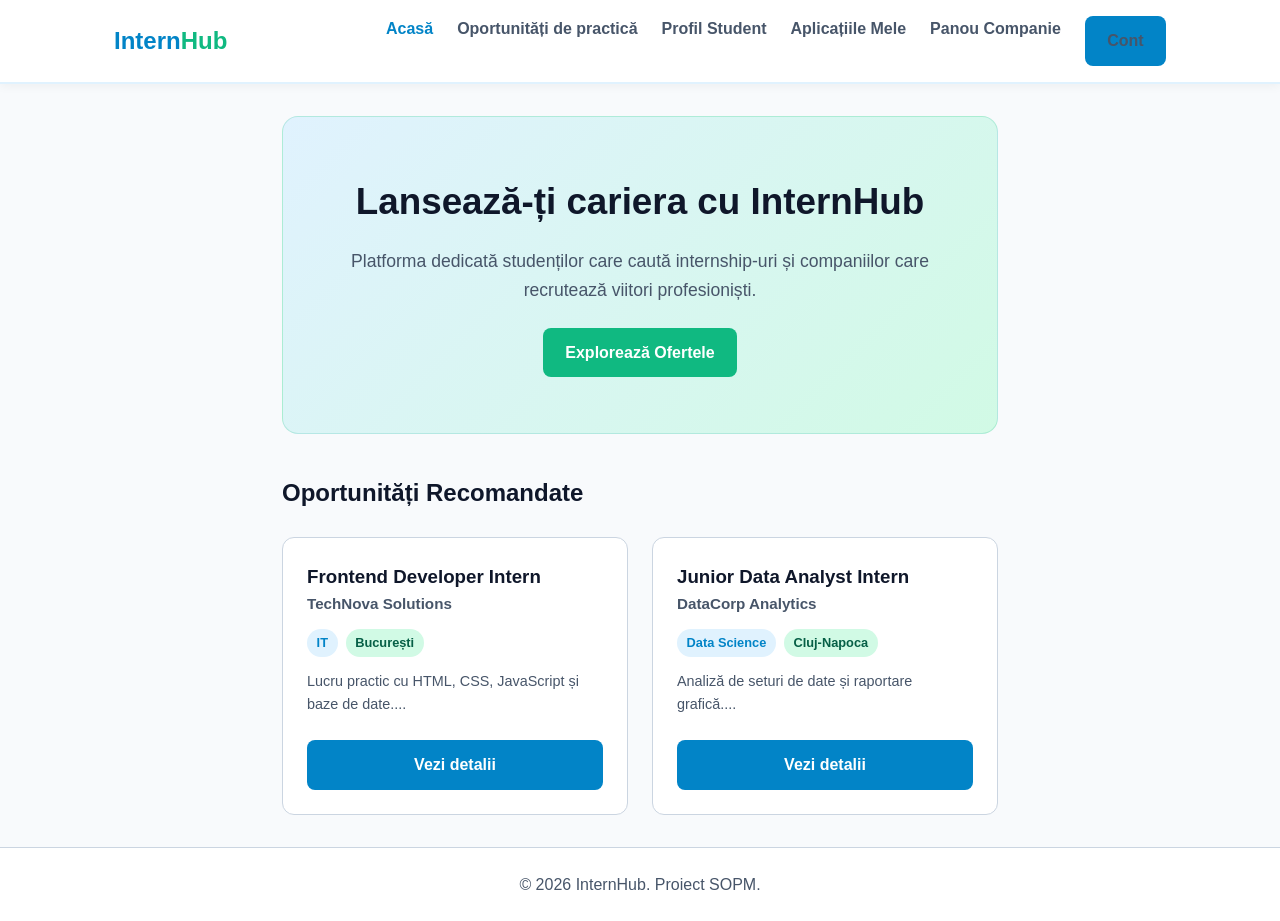
<file: index.html>
<!DOCTYPE html>
<html lang="ro">
<head>
  <meta charset="UTF-8">
  <meta name="viewport" content="width=device-width, initial-scale=1.0">
  <title>InternHub - Pagina Principală</title>
  <link rel="stylesheet" href="style.css">
</head>
<body>

  <header>
    <nav class="navbar">
      <a href="index.html" class="logo">Intern<span>Hub</span></a>
      <ul class="nav-links">
        <li><a href="index.html" class="active">Acasă</a></li>
        <li><a href="internships.html">Oportunități de practică</a></li>
        <li><a href="profile.html">Profil Student</a></li>
        <li><a href="my-applications.html">Aplicațiile Mele</a></li>
        <li><a href="company-dashboard.html">Panou Companie</a></li>
        <li><a href="login.html" class="btn">Cont</a></li>
      </ul>
    </nav>
  </header>

  <main class="container">
    <section class="hero">
      <h1>Lansează-ți cariera cu InternHub</h1>
      <p>Platforma dedicată studenților care caută internship-uri și companiilor care recrutează viitori profesioniști.</p>
      <a href="internships.html" class="btn btn-secondary">Explorează Ofertele</a>
    </section>

    <section>
      <h2 style="margin-bottom: 1.5rem;">Oportunități Recomandate</h2>
      <div id="featured-internships" class="internships-grid">
        <!-- Generat dinamic prin JS -->
      </div>
    </section>
  </main>

  <footer>
    <p>&copy; 2026 InternHub. Proiect SOPM.</p>
  </footer>

  <script src="data.js"></script>
  <script src="script.js"></script>
</body>
</html>
</file>
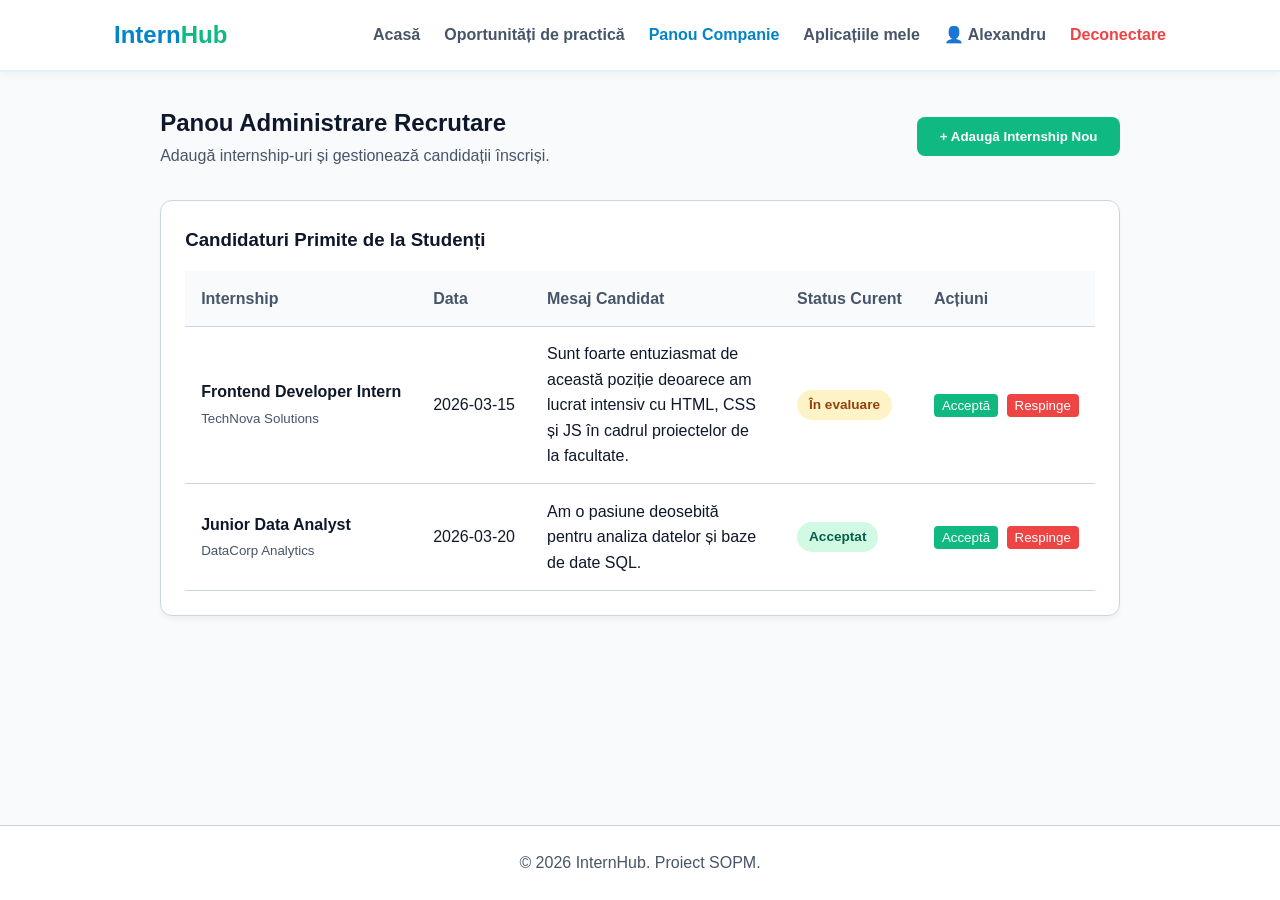
<file: company-dashboard.html>
<!DOCTYPE html>
<html lang="ro">
<head>
  <meta charset="UTF-8">
  <meta name="viewport" content="width=device-width, initial-scale=1.0">
  <title>InternHub - Panou Companie</title>
  <link rel="stylesheet" href="style.css">
  <link rel="stylesheet" href="student-style.css">
</head>
<body>

  <header>
    <nav class="navbar">
      <a href="index.html" class="logo">Intern<span>Hub</span></a>
      <ul class="nav-links">
        <li><a href="index.html">Acasă</a></li>
        <li><a href="internships.html">Oportunități de practică</a></li>
        <li><a href="company-dashboard.html" class="active">Panou Companie</a></li>
      </ul>
    </nav>
  </header>

  <main class="container">
    <div style="display: flex; justify-content: space-between; align-items: center; margin-bottom: 2rem;">
      <div>
        <h2>Panou Administrare Recrutare</h2>
        <p style="color: var(--muted-text);">Adaugă internship-uri și gestionează candidații înscriși.</p>
      </div>
      <button class="btn btn-secondary" onclick="document.getElementById('new-job-modal').classList.remove('hidden')">+ Adaugă Internship Nou</button>
    </div>

    <section class="applications-card" style="margin-bottom: 2.5rem;">
      <h3 style="margin-bottom: 1rem;">Candidaturi Primite de la Studenți</h3>
      <div id="company-applications-table"></div>
    </section>
  </main>

  <!-- Modal Adăugare Job -->
  <div id="new-job-modal" class="modal hidden">
    <div class="modal-content">
      <div class="modal-header">
        <h3>Publică un Internship Nou</h3>
        <button class="close-modal" onclick="document.getElementById('new-job-modal').classList.add('hidden')">&times;</button>
      </div>
      <form id="add-job-form">
        <div class="form-group">
          <label>Titlu Poziție</label>
          <input type="text" id="job-title" required placeholder="ex: Cloud Support Intern">
        </div>
        <div class="form-row">
          <div class="form-group">
            <label>Nume Companie</label>
            <input type="text" id="job-company" required placeholder="ex: SoftDev SRL">
          </div>
          <div class="form-group">
            <label>Domeniu</label>
            <select id="job-domain">
              <option value="IT">IT</option>
              <option value="Data Science">Data Science</option>
              <option value="Design">Design</option>
              <option value="Marketing">Marketing</option>
            </select>
          </div>
        </div>
        <div class="form-row">
          <div class="form-group">
            <label>Oraș</label>
            <select id="job-city">
              <option value="București">București</option>
              <option value="Cluj-Napoca">Cluj-Napoca</option>
              <option value="Timișoara">Timișoara</option>
              <option value="Iași">Iași</option>
            </select>
          </div>
          <div class="form-group">
            <label>Salariu Lunar Estimativ</label>
            <input type="text" id="job-salary" required placeholder="ex: 3.200 RON / lună">
          </div>
        </div>
        <div class="form-group">
          <label>Descriere Pozitie</label>
          <textarea id="job-desc" rows="3" required placeholder="Detalii despre responsabilități..."></textarea>
        </div>
        <div class="form-group">
          <label>Cerințe (separate prin virgulă)</label>
          <input type="text" id="job-req" required placeholder="ex: Cunoștințe Linux, Scripting Bash, Comunicare">
        </div>
        <div style="display: flex; gap: 1rem; justify-content: flex-end; margin-top: 1.5rem;">
          <button type="button" class="btn btn-secondary" onclick="document.getElementById('new-job-modal').classList.add('hidden')" style="background-color: #94a3b8;">Anulează</button>
          <button type="submit" class="btn">Publică Oferta</button>
        </div>
      </form>
    </div>
  </div>

  <footer>
    <p>&copy; 2026 InternHub. Proiect SOPM.</p>
  </footer>

  <script src="data.js"></script>
  <script src="student-auth.js"></script>
  <script>
    function renderCompanyTable() {
      const container = document.getElementById('company-applications-table');
      const apps = getApplications();

      if (apps.length === 0) {
        container.innerHTML = '<p style="color: var(--muted-text);">Nu există candidaturi înregistrate.</p>';
        return;
      }

      let html = `
        <table class="app-table">
          <thead>
            <tr>
              <th>Internship</th>
              <th>Data</th>
              <th>Mesaj Candidat</th>
              <th>Status Curent</th>
              <th>Acțiuni</th>
            </tr>
          </thead>
          <tbody>
      `;

      apps.forEach((app, idx) => {
        html += `
          <tr>
            <td><strong>${app.internshipTitle}</strong><br><small style="color: var(--muted-text);">${app.company}</small></td>
            <td>${app.appliedAt}</td>
            <td style="max-width: 250px;">${app.coverLetter || '<em>Fără mesaj</em>'}</td>
            <td><span class="status-badge ${app.status === 'Acceptat' ? 'status-accepted' : app.status === 'Respins' ? 'status-rejected' : 'status-pending'}">${app.status}</span></td>
            <td>
              <button onclick="changeStatus(${idx}, 'Acceptat')" style="background: #10b981; color: white; border: none; padding: 4px 8px; border-radius: 4px; cursor: pointer; margin-right: 4px;">Acceptă</button>
              <button onclick="changeStatus(${idx}, 'Respins')" style="background: #ef4444; color: white; border: none; padding: 4px 8px; border-radius: 4px; cursor: pointer;">Respinge</button>
            </td>
          </tr>
        `;
      });

      html += '</tbody></table>';
      container.innerHTML = html;
    }

    function changeStatus(index, newStatus) {
      const apps = getApplications();
      apps[index].status = newStatus;
      localStorage.setItem('internhub_applications', JSON.stringify(apps));
      renderCompanyTable();
    }

    document.getElementById('add-job-form').addEventListener('submit', function(e) {
      e.preventDefault();
      const currentList = getStoredInternships();
      const newJob = {
        id: Date.now(),
        title: document.getElementById('job-title').value,
        company: document.getElementById('job-company').value,
        domain: document.getElementById('job-domain').value,
        city: document.getElementById('job-city').value,
        type: "Hibrid",
        salary: document.getElementById('job-salary').value,
        description: document.getElementById('job-desc').value,
        requirements: document.getElementById('job-req').value.split(',').map(s => s.trim()).filter(Boolean)
      };

      currentList.unshift(newJob);
      localStorage.setItem(STORAGE_INTERNSHIPS_KEY, JSON.stringify(currentList));
      alert('Internship publicat cu succes! Este vizibil acum în lista generală.');
      window.location.href = 'internships.html';
    });

    document.addEventListener('DOMContentLoaded', renderCompanyTable);
  </script>
</body>
</html>
</file>
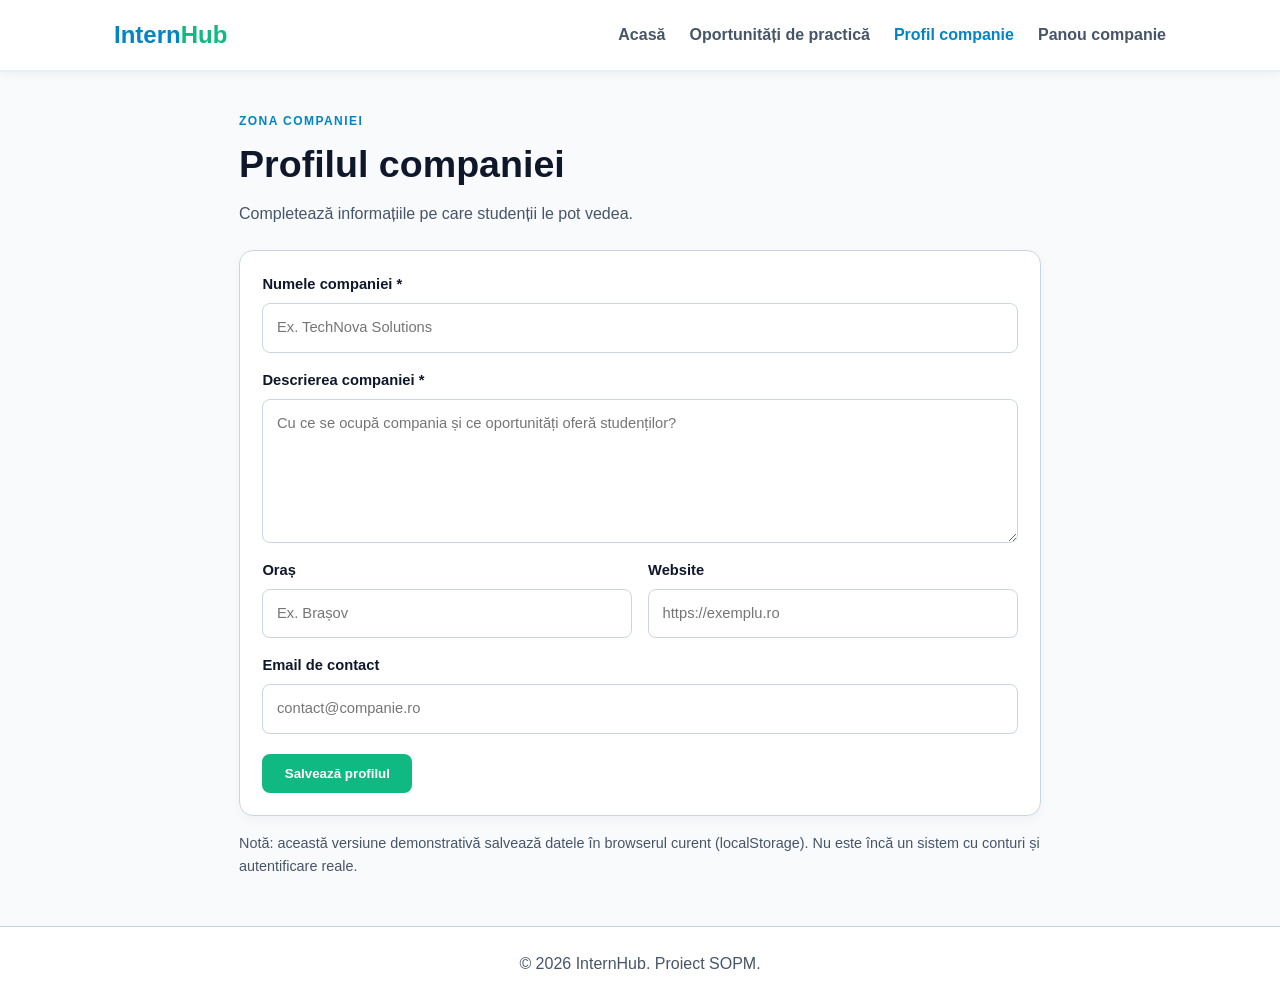
<file: company-profile (4).html>
<!DOCTYPE html>
<html lang="ro">
<head>
  <meta charset="UTF-8">
  <meta name="viewport" content="width=device-width, initial-scale=1.0">
  <title>InternHub - Profil companie</title>
  <link rel="stylesheet" href="style.css">
  <link rel="stylesheet" href="company.css">
</head>
<body>
  <header>
    <nav class="navbar">
      <a href="index.html" class="logo">Intern<span>Hub</span></a>
      <ul class="nav-links">
        <li><a href="index.html">Acasă</a></li>
        <li><a href="internships.html">Oportunități de practică</a></li>
        <li><a href="company-profile.html" class="active">Profil companie</a></li>
        <li><a href="company-dashboard.html">Panou companie</a></li>
      </ul>
    </nav>
  </header>

  <main class="container company-page narrow">
    <section class="company-heading">
      <div><p class="eyebrow">ZONA COMPANIEI</p><h1>Profilul companiei</h1><p class="muted">Completează informațiile pe care studenții le pot vedea.</p></div>
    </section>
    <section class="company-panel">
      <form id="company-profile-form" class="company-form">
        <label>Numele companiei *<input id="company-name" required maxlength="120" placeholder="Ex. TechNova Solutions"></label>
        <label>Descrierea companiei *<textarea id="company-description" required rows="5" maxlength="2000" placeholder="Cu ce se ocupă compania și ce oportunități oferă studenților?"></textarea></label>
        <div class="form-row">
          <label>Oraș<input id="company-city" maxlength="80" placeholder="Ex. Brașov"></label>
          <label>Website<input id="company-website" type="url" placeholder="https://exemplu.ro"></label>
        </div>
        <label>Email de contact<input id="company-email" type="email" placeholder="contact@companie.ro"></label>
        <div class="form-actions"><button class="btn btn-secondary" type="submit">Salvează profilul</button><span id="profile-message" class="form-message" role="status"></span></div>
      </form>
    </section>
    <p class="demo-note">Notă: această versiune demonstrativă salvează datele în browserul curent (localStorage). Nu este încă un sistem cu conturi și autentificare reale.</p>
  </main>
  <footer><p>&copy; 2026 InternHub. Proiect SOPM.</p></footer>
  <script src="company.js"></script>
</body>
</html>
</file>
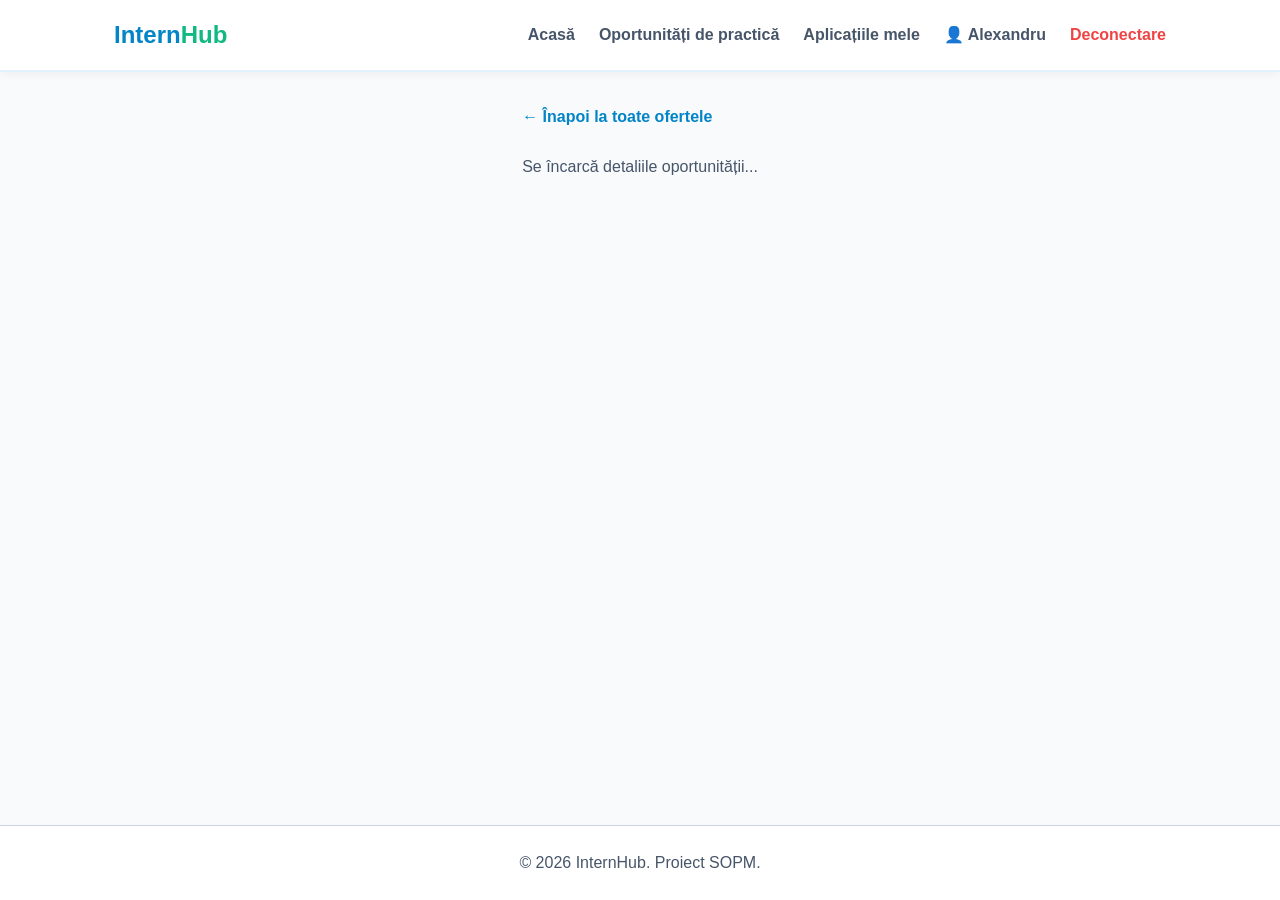
<file: details.html>
<!DOCTYPE html>
<html lang="ro">
<head>
  <meta charset="UTF-8">
  <meta name="viewport" content="width=device-width, initial-scale=1.0">
  <title>InternHub - Detalii Internship</title>
  <link rel="stylesheet" href="style.css">
  <link rel="stylesheet" href="student-style.css">
</head>
<body>

  <header>
    <nav class="navbar">
      <a href="index.html" class="logo">Intern<span>Hub</span></a>
      <ul class="nav-links">
        <li><a href="index.html">Acasă</a></li>
        <li><a href="internships.html">Oportunități de practică</a></li>
      </ul>
    </nav>
  </header>

  <main class="container">
    <div style="margin-bottom: 1.5rem;">
      <a href="internships.html" style="color: var(--primary-blue); text-decoration: none; font-weight: 600;">&larr; Înapoi la toate ofertele</a>
    </div>

    <!-- Containerul în care script.js injectează detaliile -->
    <div id="internship-details-container">
      <p style="text-align: center; color: var(--muted-text);">Se încarcă detaliile oportunității...</p>
    </div>
  </main>

  <footer>
    <p>&copy; 2026 InternHub. Proiect SOPM.</p>
  </footer>

  <script src="data.js"></script>
  <script src="student-auth.js"></script>
  <script src="script.js"></script>
  <script src="student-apply.js"></script>
</body>
</html>
</file>
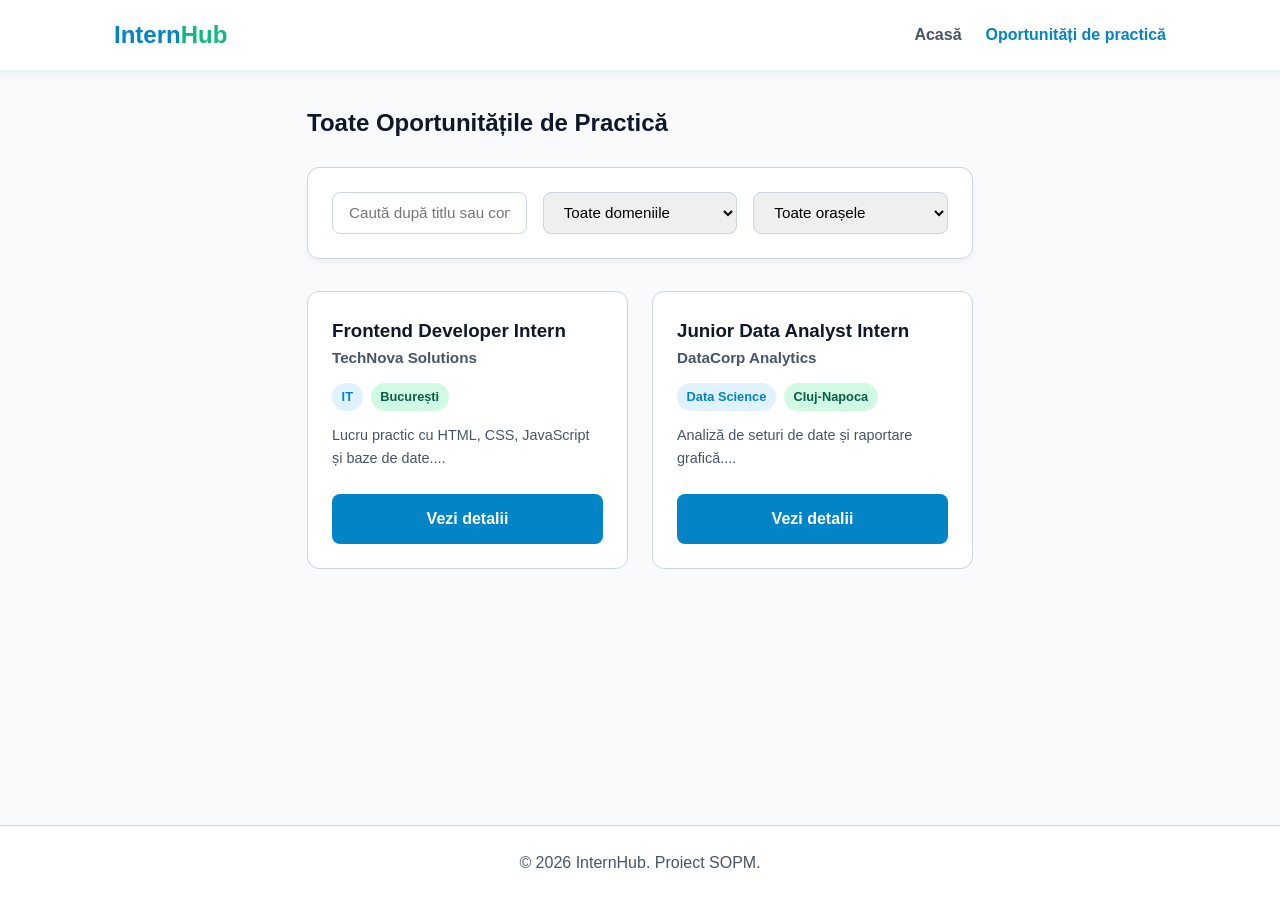
<file: internships.html>
<!DOCTYPE html>
<html lang="ro">
<head>
  <meta charset="UTF-8">
  <meta name="viewport" content="width=device-width, initial-scale=1.0">
  <title>InternHub - Toate Ofertele</title>
  <link rel="stylesheet" href="style.css">
</head>
<body>

  <header>
    <nav class="navbar">
      <a href="index.html" class="logo">Intern<span>Hub</span></a>
      <ul class="nav-links">
        <li><a href="index.html">Acasă</a></li>
        <li><a href="internships.html" class="active">Oportunități de practică</a></li>
      </ul>
    </nav>
  </header>

  <main class="container">
    <h2 style="margin-bottom: 1.5rem;">Toate Oportunitățile de Practică</h2>

    <!-- Zona de filtrare și căutare -->
    <div class="filter-box">
      <input type="text" id="search-input" placeholder="Caută după titlu sau companie...">
      
      <select id="domain-filter">
        <option value="">Toate domeniile</option>
        <option value="IT">IT</option>
        <option value="Data Science">Data Science</option>
        <option value="Design">Design</option>
        <option value="Marketing">Marketing</option>
      </select>

      <select id="city-filter">
        <option value="">Toate orașele</option>
        <option value="București">București</option>
        <option value="Cluj-Napoca">Cluj-Napoca</option>
        <option value="Timișoara">Timișoara</option>
        <option value="Iași">Iași</option>
      </select>
    </div>

    <!-- Containerul ofertelor -->
    <div id="all-internships" class="internships-grid">
      <!-- Generat dinamic prin JS -->
    </div>
  </main>

  <footer>
    <p>&copy; 2026 InternHub. Proiect SOPM.</p>
  </footer>

  <script src="data.js"></script>
  <script src="script.js"></script>
</body>
</html>
</file>
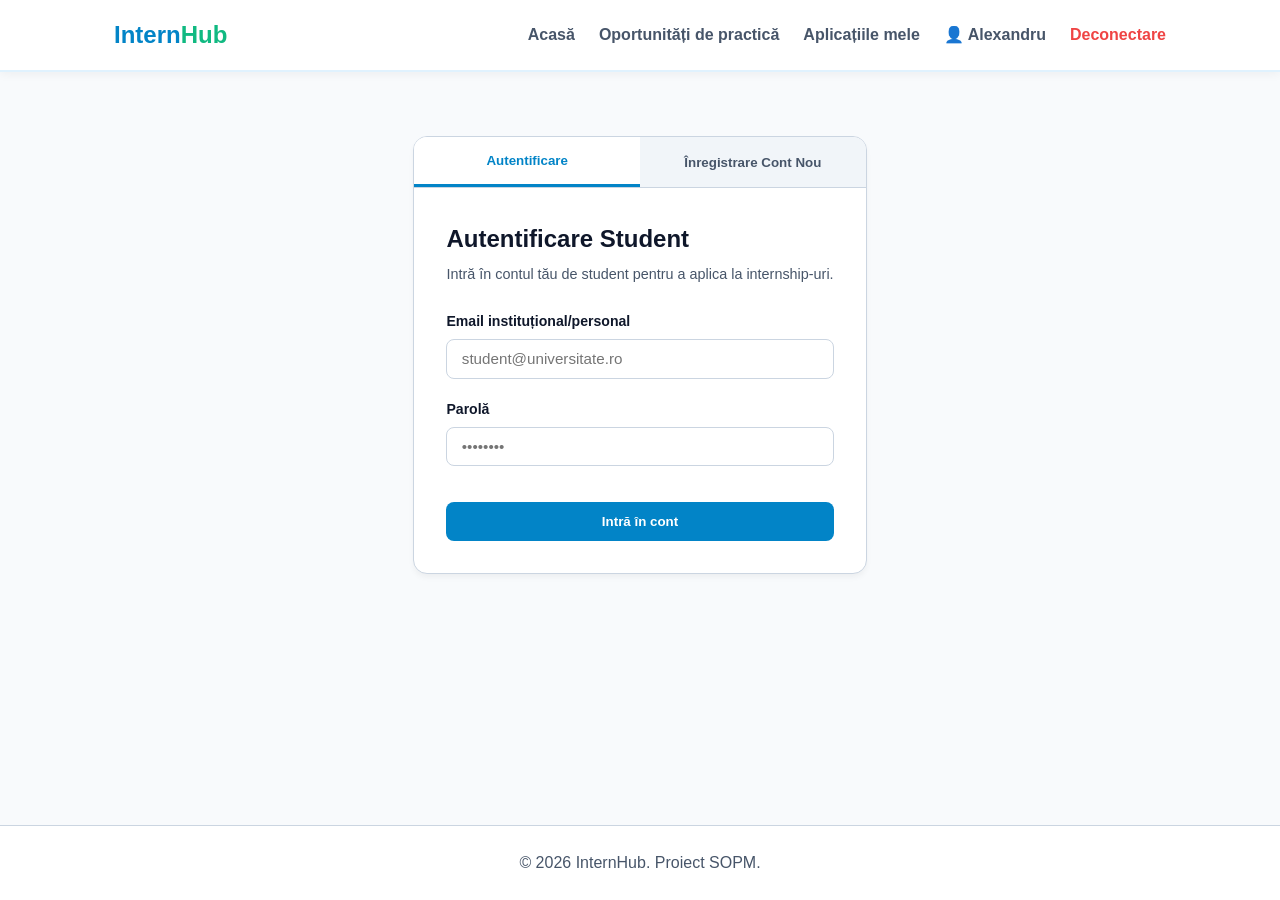
<file: login.html>
<!DOCTYPE html>
<html lang="ro">
<head>
  <meta charset="UTF-8">
  <meta name="viewport" content="width=device-width, initial-scale=1.0">
  <title>InternHub - Autentificare Student</title>
  <link rel="stylesheet" href="style.css">
  <link rel="stylesheet" href="student-style.css">
</head>
<body>

  <header>
    <nav class="navbar">
      <a href="index.html" class="logo">Intern<span>Hub</span></a>
      <ul class="nav-links">
        <li><a href="index.html">Acasă</a></li>
        <li><a href="internships.html">Oportunități de practică</a></li>
      </ul>
    </nav>
  </header>

  <main class="container">
    <div class="auth-card">
      <div class="auth-tabs">
        <button id="tab-login" class="auth-tab-btn active" onclick="switchAuthTab('login')">Autentificare</button>
        <button id="tab-register" class="auth-tab-btn" onclick="switchAuthTab('register')">Înregistrare Cont Nou</button>
      </div>

      <!-- Formular Login -->
      <form id="login-form" class="auth-form">
        <h2>Autentificare Student</h2>
        <p class="form-subtitle">Intră în contul tău de student pentru a aplica la internship-uri.</p>

        <div class="form-group">
          <label for="login-email">Email instituțional/personal</label>
          <input type="email" id="login-email" required placeholder="student@universitate.ro">
        </div>

        <div class="form-group">
          <label for="login-password">Parolă</label>
          <input type="password" id="login-password" required placeholder="••••••••">
        </div>

        <button type="submit" class="btn" style="width: 100%; margin-top: 1rem;">Intră în cont</button>
      </form>

      <!-- Formular Inregistrare -->
      <form id="register-form" class="auth-form hidden">
        <h2>Înregistrare Student</h2>
        <p class="form-subtitle">Creează-ți contul pentru a explora și aplica la internship-uri.</p>

        <div class="form-row">
          <div class="form-group">
            <label for="reg-firstname">Nume</label>
            <input type="text" id="reg-firstname" required placeholder="Popescu">
          </div>
          <div class="form-group">
            <label for="reg-lastname">Prenume</label>
            <input type="text" id="reg-lastname" required placeholder="Alexandru">
          </div>
        </div>

        <div class="form-group">
          <label for="reg-email">Email instituțional/personal</label>
          <input type="email" id="reg-email" required placeholder="alexandru@student.ro">
        </div>

        <div class="form-row">
          <div class="form-group">
            <label for="reg-university">Universitatea</label>
            <input type="text" id="reg-university" required placeholder="ex: UniTBv, UPB, UBB">
          </div>
          <div class="form-group">
            <label for="reg-faculty">Facultatea</label>
            <input type="text" id="reg-faculty" required placeholder="ex: Matematică și Informatică">
          </div>
        </div>

        <div class="form-row">
          <div class="form-group">
            <label for="reg-study-year">Anul de studiu</label>
            <select id="reg-study-year" required>
              <option value="Anul I">Anul I</option>
              <option value="Anul II">Anul II</option>
              <option value="Anul III" selected>Anul III</option>
              <option value="Anul IV">Anul IV</option>
              <option value="Master I">Master I</option>
              <option value="Master II">Master II</option>
            </select>
          </div>
          <div class="form-group">
            <label for="reg-phone">Telefon</label>
            <input type="tel" id="reg-phone" placeholder="07xx xxx xxx">
          </div>
        </div>

        <div class="form-row">
          <div class="form-group">
            <label for="reg-password">Parolă</label>
            <input type="password" id="reg-password" required placeholder="••••••••">
          </div>
          <div class="form-group">
            <label for="reg-password-confirm">Confirmă parola</label>
            <input type="password" id="reg-password-confirm" required placeholder="••••••••">
          </div>
        </div>

        <button type="submit" class="btn btn-secondary" style="width: 100%; margin-top: 1rem;">Creează contul de student</button>
      </form>
    </div>
  </main>

  <footer>
    <p>&copy; 2026 InternHub. Proiect SOPM.</p>
  </footer>

  <script src="student-auth.js"></script>
  <script>
    function switchAuthTab(tab) {
      const loginForm = document.getElementById('login-form');
      const regForm = document.getElementById('register-form');
      const tabLogin = document.getElementById('tab-login');
      const tabReg = document.getElementById('tab-register');

      if (tab === 'login') {
        loginForm.classList.remove('hidden');
        regForm.classList.add('hidden');
        tabLogin.classList.add('active');
        tabReg.classList.remove('active');
      } else {
        loginForm.classList.add('hidden');
        regForm.classList.remove('hidden');
        tabLogin.classList.remove('active');
        tabReg.classList.add('active');
      }
    }

    // Gestionare submit Login
    document.getElementById('login-form').addEventListener('submit', function(e) {
      e.preventDefault();
      const email = document.getElementById('login-email').value;
      
      let student = getCurrentStudent();
      if (!student) {
        student = {
          id: Date.now(),
          firstName: "Student",
          lastName: "Utilizator",
          email: email,
          phone: "07xxxxxxxx",
          university: "Universitatea Transilvania",
          faculty: "Informatică Aplicată",
          studyYear: "Anul III",
          bio: "Pasionat de tehnologie.",
          skills: ["HTML", "CSS", "JavaScript"],
          cvName: "CV_Student.pdf"
        };
      } else {
        student.email = email;
      }

      setCurrentStudent(student);
      alert('Autentificare reuşită!');
      window.location.href = 'profile.html';
    });

    // Gestionare submit Înregistrare
    document.getElementById('register-form').addEventListener('submit', function(e) {
      e.preventDefault();
      const pass = document.getElementById('reg-password').value;
      const passConf = document.getElementById('reg-password-confirm').value;

      if (pass !== passConf) {
        alert('Parolele nu se potrivesc!');
        return;
      }

      const newStudent = {
        id: Date.now(),
        firstName: document.getElementById('reg-firstname').value,
        lastName: document.getElementById('reg-lastname').value,
        email: document.getElementById('reg-email').value,
        phone: document.getElementById('reg-phone').value,
        university: document.getElementById('reg-university').value,
        faculty: document.getElementById('reg-faculty').value,
        studyYear: document.getElementById('reg-study-year').value,
        bio: "Editează profilul pentru a adăuga o descriere.",
        skills: ["JavaScript", "HTML", "CSS"],
        cvName: "Nu este încărcat niciun CV."
      };

      setCurrentStudent(newStudent);
      alert('Contul a fost creat cu succes!');
      window.location.href = 'profile.html';
    });
  </script>
</body>
</html>
</file>
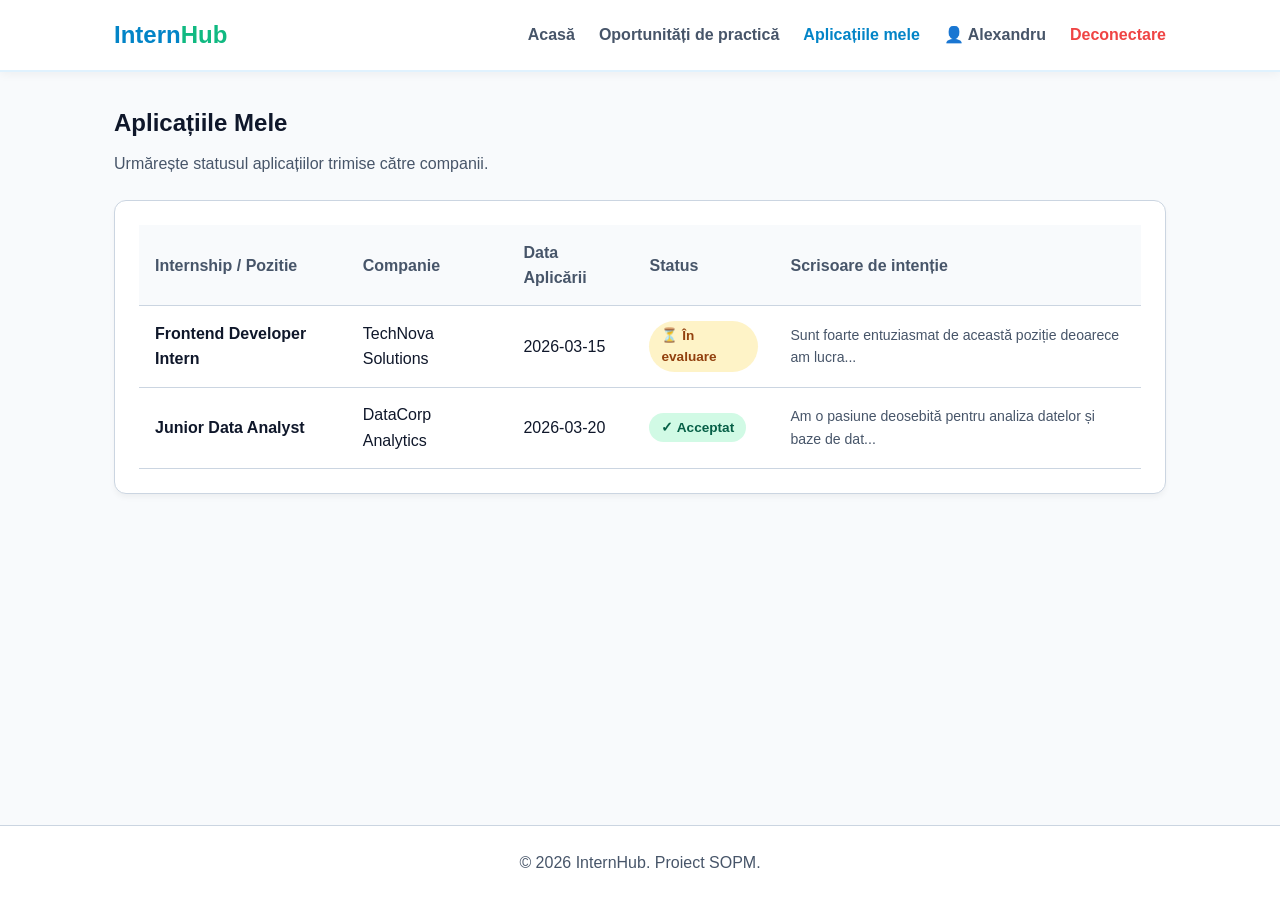
<file: my-applications.html>
<!DOCTYPE html>
<html lang="ro">
<head>
  <meta charset="UTF-8">
  <meta name="viewport" content="width=device-width, initial-scale=1.0">
  <title>InternHub - Aplicațiile Mele</title>
  <link rel="stylesheet" href="style.css">
  <link rel="stylesheet" href="student-style.css">
</head>
<body>

  <header>
    <nav class="navbar">
      <a href="index.html" class="logo">Intern<span>Hub</span></a>
      <ul class="nav-links">
        <li><a href="index.html">Acasă</a></li>
        <li><a href="internships.html">Oportunități de practică</a></li>
      </ul>
    </nav>
  </header>

  <main class="container">
    <h2 style="margin-bottom: 0.5rem;">Aplicațiile Mele</h2>
    <p style="color: var(--muted-text); margin-bottom: 1.5rem;">Urmărește statusul aplicațiilor trimise către companii.</p>

    <div class="applications-card">
      <div id="applications-list">
        <!-- Generat dinamic prin JS -->
      </div>
    </div>
  </main>

  <footer>
    <p>&copy; 2026 InternHub. Proiect SOPM.</p>
  </footer>

  <script src="student-auth.js"></script>
  <script>
    function renderApplications() {
      const student = getCurrentStudent();
      const container = document.getElementById('applications-list');

      if (!student) {
        container.innerHTML = `
          <div style="text-align: center; padding: 2rem;">
            <h3>Trebuie să te autentifici!</h3>
            <p style="color: var(--muted-text); margin: 1rem 0;">Accesează contul pentru a-ți vedea aplicațiile.</p>

            <a href="login.html" class="btn">Merg la Logare</a>
          </div>
        `;
        return;
      }

      const apps = getApplications();

      if (apps.length === 0) {
        container.innerHTML = `
          <div style="text-align: center; padding: 2.5rem;">
            <p style="color: var(--muted-text); font-size: 1.1rem; margin-bottom: 1rem;">Nu ai trimis nicio aplicație până acum.</p>
            <a href="internships.html" class="btn btn-secondary">Explorează ofertele disponibile</a>
          </div>
        `;
        return;
      }

      let html = `
        <table class="app-table">
          <thead>
            <tr>
              <th>Internship / Pozitie</th>
              <th>Companie</th>
              <th>Data Aplicării</th>
              <th>Status</th>
              <th>Scrisoare de intenție</th>
            </tr>
          </thead>
          <tbody>
      `;

      apps.forEach(app => {
        let statusBadge = '';
        if (app.status === 'Acceptat') {
          statusBadge = '<span class="status-badge status-accepted">✓ Acceptat</span>';
        } else if (app.status === 'Respins') {
          statusBadge = '<span class="status-badge status-rejected">✕ Respins</span>';
        } else {
          statusBadge = '<span class="status-badge status-pending">⏳ În evaluare</span>';
        }

        html += `
          <tr>
            <td><strong>${app.internshipTitle}</strong></td>
            <td>${app.company}</td>
            <td>${app.appliedAt}</td>
            <td>${statusBadge}</td>
            <td style="color: var(--muted-text); font-size: 0.88rem;">${app.coverLetter ? app.coverLetter.substring(0, 60) + '...' : '<i>Fără scrisoare</i>'}</td>
          </tr>
        `;
      });

      html += `
          </tbody>
        </table>
      `;

      container.innerHTML = html;
    }

    document.addEventListener('DOMContentLoaded', renderApplications);
  </script>
</body>
</html>
</file>
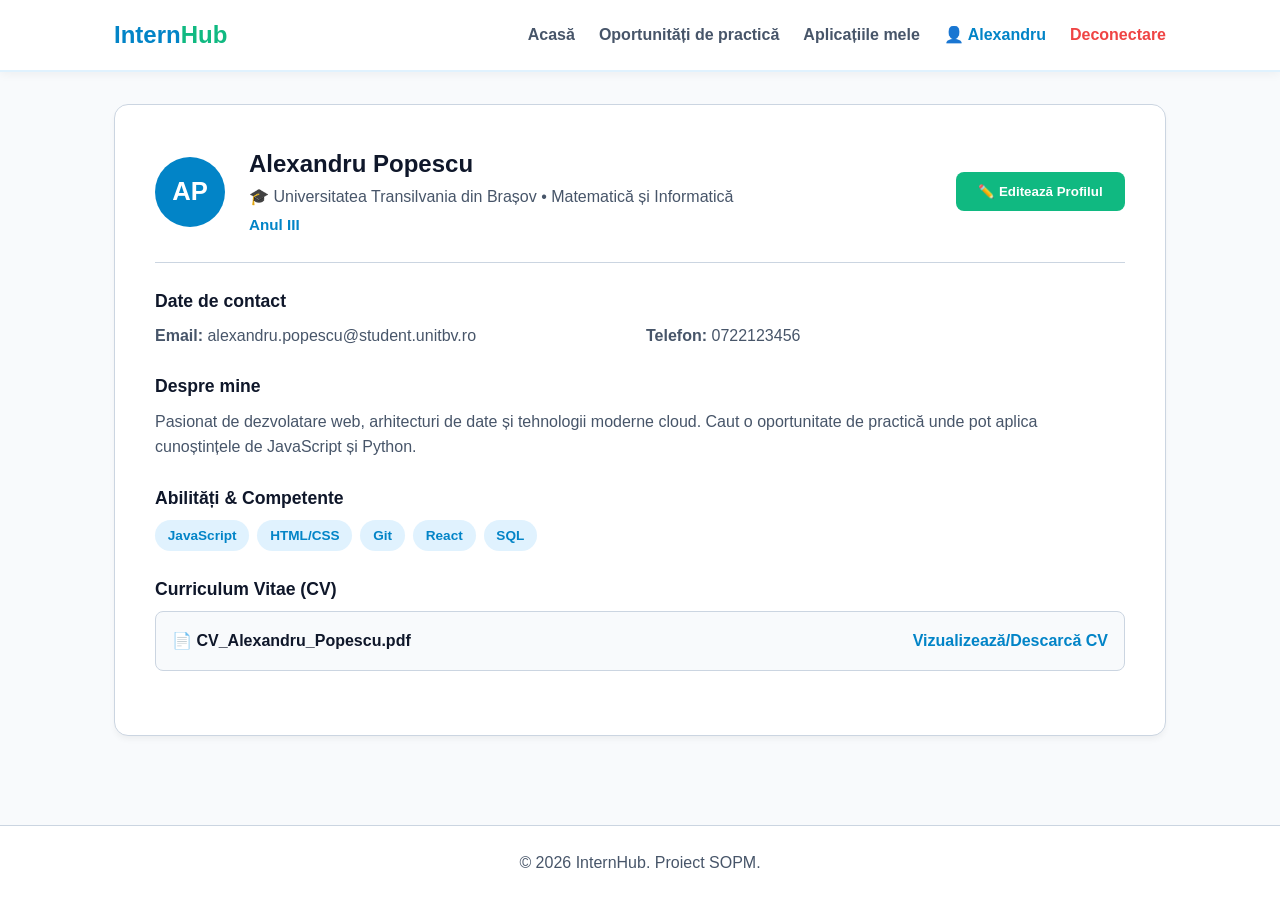
<file: profile.html>
<!DOCTYPE html>
<html lang="ro">
<head>
  <meta charset="UTF-8">
  <meta name="viewport" content="width=device-width, initial-scale=1.0">
  <title>InternHub - Profilul Meu</title>
  <link rel="stylesheet" href="style.css">
  <link rel="stylesheet" href="student-style.css">
</head>
<body>

  <header>
    <nav class="navbar">
      <a href="index.html" class="logo">Intern<span>Hub</span></a>
      <ul class="nav-links">
        <li><a href="index.html">Acasă</a></li>
        <li><a href="internships.html">Oportunități de practică</a></li>
      </ul>
    </nav>
  </header>

  <main class="container">
    <div id="profile-card-container">
      <!-- Generat dinamic prin JS -->
    </div>
  </main>

  <!-- Modal Editare Profil -->
  <div id="edit-profile-modal" class="modal hidden">
    <div class="modal-content">
      <div class="modal-header">
        <h3>Editează Profilul</h3>
        <button class="close-modal" onclick="closeEditModal()">&times;</button>
      </div>
      <form id="edit-profile-form">
        <div class="form-row">
          <div class="form-group">
            <label for="edit-firstname">Nume</label>
            <input type="text" id="edit-firstname" required>
          </div>
          <div class="form-group">
            <label for="edit-lastname">Prenume</label>
            <input type="text" id="edit-lastname" required>
          </div>
        </div>

        <div class="form-row">
          <div class="form-group">
            <label for="edit-phone">Număr Telefon</label>
            <input type="tel" id="edit-phone" required>
          </div>
          <div class="form-group">
            <label for="edit-study-year">An de studiu</label>
            <select id="edit-study-year">
              <option value="Anul I">Anul I</option>
              <option value="Anul II">Anul II</option>
              <option value="Anul III">Anul III</option>
              <option value="Anul IV">Anul IV</option>
              <option value="Master I">Master I</option>
              <option value="Master II">Master II</option>
            </select>
          </div>
        </div>

        <div class="form-group">
          <label for="edit-university">Universitate</label>
          <input type="text" id="edit-university" required>
        </div>

        <div class="form-group">
          <label for="edit-faculty">Facultate</label>
          <input type="text" id="edit-faculty" required>
        </div>

        <div class="form-group">
          <label for="edit-bio">Descriere / Despre mine</label>
          <textarea id="edit-bio" rows="4" placeholder="Scrie câteva cuvinte despre tine, pasiuni și obiective profesionale..."></textarea>
        </div>

        <div class="form-group">
          <label for="edit-skills">Abilități / Skill-uri (separate prin virgulă)</label>
          <input type="text" id="edit-skills" placeholder="ex: Java, Git, HTML, Python, Comunicare">
        </div>

        <div class="form-group">
          <label for="edit-cv">Încarcă un CV nou (PDF)</label>
          <input type="file" id="edit-cv" accept=".pdf,.doc,.docx">
        </div>

        <div style="display: flex; gap: 1rem; justify-content: flex-end; margin-top: 1.5rem;">
          <button type="button" class="btn btn-secondary" onclick="closeEditModal()" style="background-color: #94a3b8;">Anulează</button>
          <button type="submit" class="btn">Salvează Modificările</button>
        </div>
      </form>
    </div>
  </div>

  <footer>
    <p>&copy; 2026 InternHub. Proiect SOPM.</p>
  </footer>

  <script src="student-auth.js"></script>
  <script>
    function renderProfile() {
      const student = getCurrentStudent();
      const container = document.getElementById('profile-card-container');

      if (!student) {
        container.innerHTML = `
          <div class="detail-card" style="text-align: center;">
            <h2>Nu ești autentificat!</h2>
            <p style="color: var(--muted-text); margin: 1rem 0;">Trebuie să te autentifici pentru a vizualiza profilul ta de student.</p>
            <a href="login.html" class="btn">Merg la Logare</a>
          </div>
        `;
        return;
      }

      const skillsHTML = student.skills && student.skills.length > 0
        ? student.skills.map(s => `<span class="skill-badge">${s.trim()}</span>`).join('')
        : '<span style="color: var(--muted-text);">Nu au fost adăugate skill-uri.</span>';

      container.innerHTML = `
        <div class="detail-card">
          <div class="profile-header-box">
            <div class="profile-avatar">${student.firstName.charAt(0)}${student.lastName.charAt(0)}</div>
            <div style="flex: 1;">
              <h2>${student.firstName} ${student.lastName}</h2>
              <p style="color: var(--muted-text); font-weight: 500;">🎓 ${student.university} &bull; ${student.faculty}</p>
              <p style="color: var(--primary-blue); font-weight: 600; font-size: 0.95rem; margin-top: 0.25rem;">${student.studyYear}</p>
            </div>
            <button class="btn btn-secondary" onclick="openEditModal()">✏️ Editează Profilul</button>
          </div>

          <div class="profile-section">
            <h3>Date de contact</h3>
            <div class="profile-info-grid">
              <div><strong>Email:</strong> ${student.email}</div>
              <div><strong>Telefon:</strong> ${student.phone || 'Nespecificat'}</div>
            </div>
          </div>

          <div class="profile-section">
            <h3>Despre mine</h3>
            <p style="color: var(--muted-text);">${student.bio || 'Nu a fost adăugată o descriere.'}</p>
          </div>

          <div class="profile-section">
            <h3>Abilități & Competente</h3>
            <div class="skills-wrapper">${skillsHTML}</div>
          </div>

          <div class="profile-section">
            <h3>Curriculum Vitae (CV)</h3>
            <div class="cv-box">
              <span>📄 <strong>${student.cvName || 'CV_Incarcat.pdf'}</strong></span>
              <a href="#" onclick="alert('Descărcare CV simulată cu succes!')" style="color: var(--primary-blue); font-weight: 600; text-decoration: none;">Vizualizează/Descarcă CV</a>
            </div>
          </div>
        </div>
      `;
    }

    function openEditModal() {
      const student = getCurrentStudent();
      if (!student) return;

      document.getElementById('edit-firstname').value = student.firstName;
      document.getElementById('edit-lastname').value = student.lastName;
      document.getElementById('edit-phone').value = student.phone || '';
      document.getElementById('edit-university').value = student.university || '';
      document.getElementById('edit-faculty').value = student.faculty || '';
      document.getElementById('edit-study-year').value = student.studyYear || 'Anul III';
      document.getElementById('edit-bio').value = student.bio || '';
      document.getElementById('edit-skills').value = student.skills ? student.skills.join(', ') : '';

      document.getElementById('edit-profile-modal').classList.remove('hidden');
    }

    function closeEditModal() {
      document.getElementById('edit-profile-modal').classList.add('hidden');
    }

    document.getElementById('edit-profile-form').addEventListener('submit', function(e) {
      e.preventDefault();
      const student = getCurrentStudent();

      student.firstName = document.getElementById('edit-firstname').value;
      student.lastName = document.getElementById('edit-lastname').value;
      student.phone = document.getElementById('edit-phone').value;
      student.university = document.getElementById('edit-university').value;
      student.faculty = document.getElementById('edit-faculty').value;
      student.studyYear = document.getElementById('edit-study-year').value;
      student.bio = document.getElementById('edit-bio').value;

      const skillsStr = document.getElementById('edit-skills').value;
      student.skills = skillsStr ? skillsStr.split(',').map(s => s.trim()).filter(Boolean) : [];

      const fileInput = document.getElementById('edit-cv');
      if (fileInput.files.length > 0) {
        student.cvName = fileInput.files[0].name;
      }

      setCurrentStudent(student);
      closeEditModal();
      renderProfile();
      updateNavbar();
      alert('Profilul a fost actualizat!');
    });

    document.addEventListener('DOMContentLoaded', renderProfile);
  </script>
</body>
</html>
</file>
<file: style.css>
:root {
  --primary-blue: #0284c7;
  --light-blue: #e0f2fe;
  --accent-green: #10b981;
  --light-green: #d1fae5;
  --dark-text: #0f172a;
  --muted-text: #475569;
  --card-bg: #ffffff;
  --bg-color: #f8fafc;
  --border-color: #cbd5e1;
}

* {
  box-sizing: border-box;
  margin: 0;
  padding: 0;
  font-family: 'Segoe UI', Tahoma, Geneva, Verdana, sans-serif;
}

body {
  background-color: var(--bg-color);
  color: var(--dark-text);
  line-height: 1.6;
  min-height: 100vh;
  display: flex;
  flex-direction: column;
}

/* Header & Nav */
header {
  background-color: #ffffff;
  border-bottom: 2px solid var(--light-blue);
  box-shadow: 0 2px 10px rgba(0, 0, 0, 0.05);
}

.navbar {
  max-width: 1100px;
  margin: 0 auto;
  padding: 1rem 1.5rem;
  display: flex;
  justify-content: space-between;
  align-items: center;
}

.logo {
  font-size: 1.5rem;
  font-weight: 700;
  color: var(--primary-blue);
  text-decoration: none;
}

.logo span {
  color: var(--accent-green);
}

.nav-links {
  list-style: none;
  display: flex;
  gap: 1.5rem;
}

.nav-links a {
  text-decoration: none;
  font-weight: 600;
  color: var(--muted-text);
  transition: color 0.2s;
}

.nav-links a:hover,
.nav-links a.active {
  color: var(--primary-blue);
}

/* Containere */
.container {
  max-width: 1100px;
  margin: 0 auto;
  padding: 2rem 1.5rem;
  flex: 1;
}

/* Hero Section */
.hero {
  background: linear-gradient(135deg, var(--light-blue) 0%, var(--light-green) 100%);
  border-radius: 16px;
  padding: 3.5rem 2rem;
  text-align: center;
  margin-bottom: 2.5rem;
  border: 1px solid rgba(16, 185, 129, 0.2);
}

.hero h1 {
  font-size: 2.3rem;
  color: var(--dark-text);
  margin-bottom: 1rem;
}

.hero p {
  font-size: 1.1rem;
  color: var(--muted-text);
  max-width: 650px;
  margin: 0 auto 1.5rem;
}

/* Butoane */
.btn {
  display: inline-block;
  background-color: var(--primary-blue);
  color: white;
  padding: 0.75rem 1.4rem;
  border-radius: 8px;
  text-decoration: none;
  font-weight: 600;
  border: none;
  cursor: pointer;
  transition: all 0.2s;
}

.btn:hover {
  background-color: #0369a1;
  transform: translateY(-2px);
}

.btn-secondary {
  background-color: var(--accent-green);
}

.btn-secondary:hover {
  background-color: #059669;
}

/* Filtre & Căutare */
.filter-box {
  background-color: var(--card-bg);
  padding: 1.5rem;
  border-radius: 12px;
  box-shadow: 0 4px 6px -1px rgba(0, 0, 0, 0.05);
  display: flex;
  flex-wrap: wrap;
  gap: 1rem;
  margin-bottom: 2rem;
  border: 1px solid var(--border-color);
}

.filter-box input,
.filter-box select {
  flex: 1;
  min-width: 180px;
  padding: 0.65rem 1rem;
  border: 1px solid var(--border-color);
  border-radius: 8px;
  font-size: 0.95rem;
  outline: none;
}

.filter-box input:focus,
.filter-box select:focus {
  border-color: var(--primary-blue);
  box-shadow: 0 0 0 3px rgba(2, 132, 199, 0.15);
}

/* Grilă Carduri Internship */
.internships-grid {
  display: grid;
  grid-template-columns: repeat(auto-fill, minmax(320px, 1fr));
  gap: 1.5rem;
}

.internship-card {
  background-color: var(--card-bg);
  border: 1px solid var(--border-color);
  border-radius: 12px;
  padding: 1.5rem;
  display: flex;
  flex-direction: column;
  justify-content: space-between;
  transition: transform 0.2s, box-shadow 0.2s;
}

.internship-card:hover {
  transform: translateY(-4px);
  box-shadow: 0 10px 15px -3px rgba(0, 0, 0, 0.08);
  border-color: var(--primary-blue);
}

.card-tags {
  display: flex;
  gap: 0.5rem;
  margin: 0.8rem 0;
  flex-wrap: wrap;
}

.tag {
  font-size: 0.8rem;
  padding: 0.25rem 0.6rem;
  border-radius: 9999px;
  font-weight: 600;
}

.tag-domain {
  background-color: var(--light-blue);
  color: var(--primary-blue);
}

.tag-city {
  background-color: var(--light-green);
  color: #065f46;
}

.card-company {
  font-weight: 600;
  color: var(--muted-text);
  font-size: 0.95rem;
}

/* Pagina Detalii */
.detail-card {
  background-color: var(--card-bg);
  border-radius: 14px;
  border: 1px solid var(--border-color);
  padding: 2.5rem;
  box-shadow: 0 4px 6px -1px rgba(0, 0, 0, 0.05);
}

.detail-header {
  border-bottom: 2px solid var(--light-blue);
  padding-bottom: 1.5rem;
  margin-bottom: 1.5rem;
}

.detail-header h2 {
  font-size: 1.8rem;
  color: var(--dark-text);
}

.detail-meta {
  display: flex;
  gap: 1.5rem;
  margin-top: 0.75rem;
  color: var(--muted-text);
  font-weight: 500;
}

.requirements-list {
  margin: 1rem 0 2rem 1.5rem;
  color: var(--muted-text);
}

.requirements-list li {
  margin-bottom: 0.5rem;
}

/* Footer */
footer {
  text-align: center;
  padding: 1.5rem;
  background-color: #ffffff;
  border-top: 1px solid var(--border-color);
  color: var(--muted-text);
  margin-top: auto;
}
</file>
<file: student-style.css>
/* 

/* Auth & Formulare */
.auth-card {
  max-width: 550px;
  margin: 2rem auto;
  background-color: var(--card-bg);
  border: 1px solid var(--border-color);
  border-radius: 14px;
  box-shadow: 0 4px 6px -1px rgba(0, 0, 0, 0.05);
  overflow: hidden;
}

.auth-tabs {
  display: flex;
  border-bottom: 1px solid var(--border-color);
  background-color: #f1f5f9;
}

.auth-tab-btn {
  flex: 1;
  padding: 1rem;
  border: none;
  background: none;
  font-weight: 600;
  color: var(--muted-text);
  cursor: pointer;
  transition: all 0.2s;
}

.auth-tab-btn.active {
  background-color: white;
  color: var(--primary-blue);
  border-bottom: 3px solid var(--primary-blue);
}

.auth-form {
  padding: 2rem;
}

.auth-form h2 {
  font-size: 1.5rem;
  margin-bottom: 0.25rem;
}

.form-subtitle {
  color: var(--muted-text);
  font-size: 0.9rem;
  margin-bottom: 1.5rem;
}

.form-group {
  margin-bottom: 1.2rem;
  display: flex;
  flex-direction: column;
}

.form-group label {
  font-size: 0.88rem;
  font-weight: 600;
  margin-bottom: 0.4rem;
  color: var(--dark-text);
}

.form-group input,
.form-group select,
.form-group textarea {
  padding: 0.65rem 0.9rem;
  border: 1px solid var(--border-color);
  border-radius: 8px;
  font-size: 0.95rem;
  outline: none;
}

.form-group input:focus,
.form-group select:focus,
.form-group textarea:focus {
  border-color: var(--primary-blue);
  box-shadow: 0 0 0 3px rgba(2, 132, 199, 0.15);
}

.form-row {
  display: flex;
  gap: 1rem;
}

.form-row .form-group {
  flex: 1;
}

.hidden {
  display: none !important;
}

/* Modal Editare / Aplicare */
.modal {
  position: fixed;
  top: 0;
  left: 0;
  width: 100%;
  height: 100%;
  background-color: rgba(15, 23, 42, 0.5);
  display: flex;
  justify-content: center;
  align-items: center;
  z-index: 1000;
  padding: 1rem;
}

.modal-content {
  background-color: white;
  border-radius: 14px;
  padding: 2rem;
  width: 100%;
  max-width: 600px;
  max-height: 90vh;
  overflow-y: auto;
  box-shadow: 0 20px 25px -5px rgba(0, 0, 0, 0.1);
}

.modal-header {
  display: flex;
  justify-content: space-between;
  align-items: center;
  margin-bottom: 1.5rem;
  padding-bottom: 0.75rem;
  border-bottom: 1px solid var(--border-color);
}

.close-modal {
  background: none;
  border: none;
  font-size: 1.8rem;
  cursor: pointer;
  color: var(--muted-text);
}

/* Profil Student */
.profile-header-box {
  display: flex;
  align-items: center;
  gap: 1.5rem;
  padding-bottom: 1.5rem;
  border-bottom: 1px solid var(--border-color);
  margin-bottom: 1.5rem;
}

.profile-avatar {
  width: 70px;
  height: 70px;
  border-radius: 50%;
  background-color: var(--primary-blue);
  color: white;
  display: flex;
  align-items: center;
  justify-content: center;
  font-size: 1.6rem;
  font-weight: 700;
}

.profile-section {
  margin-bottom: 1.5rem;
}

.profile-section h3 {
  font-size: 1.1rem;
  margin-bottom: 0.5rem;
  color: var(--dark-text);
}

.profile-info-grid {
  display: grid;
  grid-template-columns: repeat(auto-fit, minmax(200px, 1fr));
  gap: 0.75rem;
  color: var(--muted-text);
}

.skills-wrapper {
  display: flex;
  flex-wrap: wrap;
  gap: 0.5rem;
}

.skill-badge {
  background-color: var(--light-blue);
  color: var(--primary-blue);
  padding: 0.3rem 0.8rem;
  border-radius: 9999px;
  font-size: 0.85rem;
  font-weight: 600;
}

.cv-box {
  background-color: var(--bg-color);
  border: 1px solid var(--border-color);
  padding: 1rem;
  border-radius: 8px;
  display: flex;
  justify-content: space-between;
  align-items: center;
}

/* Tabel Aplicatii */
.applications-card {
  background-color: white;
  border-radius: 12px;
  border: 1px solid var(--border-color);
  padding: 1.5rem;
  box-shadow: 0 4px 6px -1px rgba(0, 0, 0, 0.05);
}

.app-table {
  width: 100%;
  border-collapse: collapse;
  text-align: left;
}

.app-table th,
.app-table td {
  padding: 0.9rem 1rem;
  border-bottom: 1px solid var(--border-color);
}

.app-table th {
  background-color: #f8fafc;
  font-weight: 600;
  color: var(--muted-text);
}

.status-badge {
  display: inline-block;
  padding: 0.25rem 0.75rem;
  border-radius: 9999px;
  font-size: 0.85rem;
  font-weight: 600;
}

.status-pending {
  background-color: #fef3c7;
  color: #92400e;
}

.status-accepted {
  background-color: #d1fae5;
  color: #065f46;
}

.status-rejected {
  background-color: #fee2e2;
  color: #991b1b;
}
</file>
<file: company.css>
/* Stiluri separate pentru zona Persoana 3; nu suprascriu paginile colegilor. */
.company-page { padding-top: 2.5rem; padding-bottom: 3rem; }
.company-page.narrow { max-width: 850px; }
.company-heading { display:flex; align-items:center; justify-content:space-between; gap:1rem; margin-bottom:1.5rem; }
.company-heading h1 { font-size:clamp(1.8rem, 4vw, 2.35rem); margin:.15rem 0 .4rem; }
.eyebrow { color:var(--primary-blue); font-weight:800; font-size:.75rem; letter-spacing:.12em; }
.muted { color:var(--muted-text); }
.company-stats { display:grid; grid-template-columns:repeat(3,minmax(0,1fr)); gap:1rem; margin:1.5rem 0; }
.stat-card,.company-panel { background:var(--card-bg); border:1px solid var(--border-color); border-radius:14px; padding:1.4rem; box-shadow:0 4px 12px rgba(15,23,42,.04); }
.stat-card span { display:block; color:var(--muted-text); font-size:.9rem; }
.stat-card strong { display:block; font-size:2rem; margin-top:.25rem; color:var(--primary-blue); }
.company-panel { margin-top:1.5rem; }
.section-heading { display:flex; align-items:center; justify-content:space-between; gap:1rem; margin-bottom:1.25rem; }
.section-heading h2 { font-size:1.35rem; margin-bottom:.2rem; }
.company-form { display:grid; gap:1rem; }
.company-form label { display:grid; gap:.4rem; color:var(--dark-text); font-weight:600; font-size:.92rem; }
.company-form input,.company-form select,.company-form textarea { width:100%; padding:.75rem .85rem; border:1px solid var(--border-color); border-radius:8px; background:#fff; color:var(--dark-text); font:inherit; font-weight:400; }
.company-form input:focus,.company-form select:focus,.company-form textarea:focus { outline:2px solid rgba(2,132,199,.18); border-color:var(--primary-blue); }
.company-form textarea { resize:vertical; }
.form-row { display:grid; grid-template-columns:1fr 1fr; gap:1rem; }
.form-actions { display:flex; flex-wrap:wrap; align-items:center; gap:.75rem; margin-top:.25rem; }
.btn-outline { background:transparent; border:1px solid var(--border-color); color:var(--dark-text); }
.btn-outline:hover { background:#f1f5f9; }
.form-message { color:#047857; font-size:.9rem; }
.company-offers { display:grid; gap:1rem; }
.offer-row { border:1px solid var(--border-color); border-radius:10px; padding:1rem; display:flex; justify-content:space-between; align-items:flex-start; gap:1rem; }
.offer-row h3 { margin-bottom:.25rem; font-size:1.05rem; }
.offer-meta { color:var(--muted-text); font-size:.88rem; }
.offer-actions { display:flex; flex-wrap:wrap; gap:.5rem; flex-shrink:0; }
.offer-actions button { padding:.45rem .7rem; border-radius:7px; border:1px solid var(--border-color); background:#fff; cursor:pointer; font-weight:600; }
.offer-actions .delete-offer { color:#b91c1c; }
.empty-state { text-align:center; color:var(--muted-text); border:1px dashed var(--border-color); padding:1.5rem; border-radius:10px; }
.candidate-table-wrap { overflow-x:auto; }
.candidate-table { width:100%; border-collapse:collapse; font-size:.92rem; }
.candidate-table th,.candidate-table td { padding:.8rem; text-align:left; border-bottom:1px solid var(--border-color); vertical-align:top; }
.candidate-table th { color:var(--muted-text); background:#f8fafc; }
.candidate-table select { padding:.4rem; border:1px solid var(--border-color); border-radius:6px; }
.demo-note { color:var(--muted-text); font-size:.9rem; margin-top:1rem; }
@media(max-width:700px) {
  .company-heading { align-items:flex-start; flex-direction:column; }
  .company-stats { grid-template-columns:1fr; }
  .form-row { grid-template-columns:1fr; }
  .offer-row { flex-direction:column; }
  .offer-actions { width:100%; }
  .navbar { align-items:flex-start; flex-direction:column; gap:.75rem; }
  .nav-links { flex-wrap:wrap; gap:.75rem; }
}
</file>
